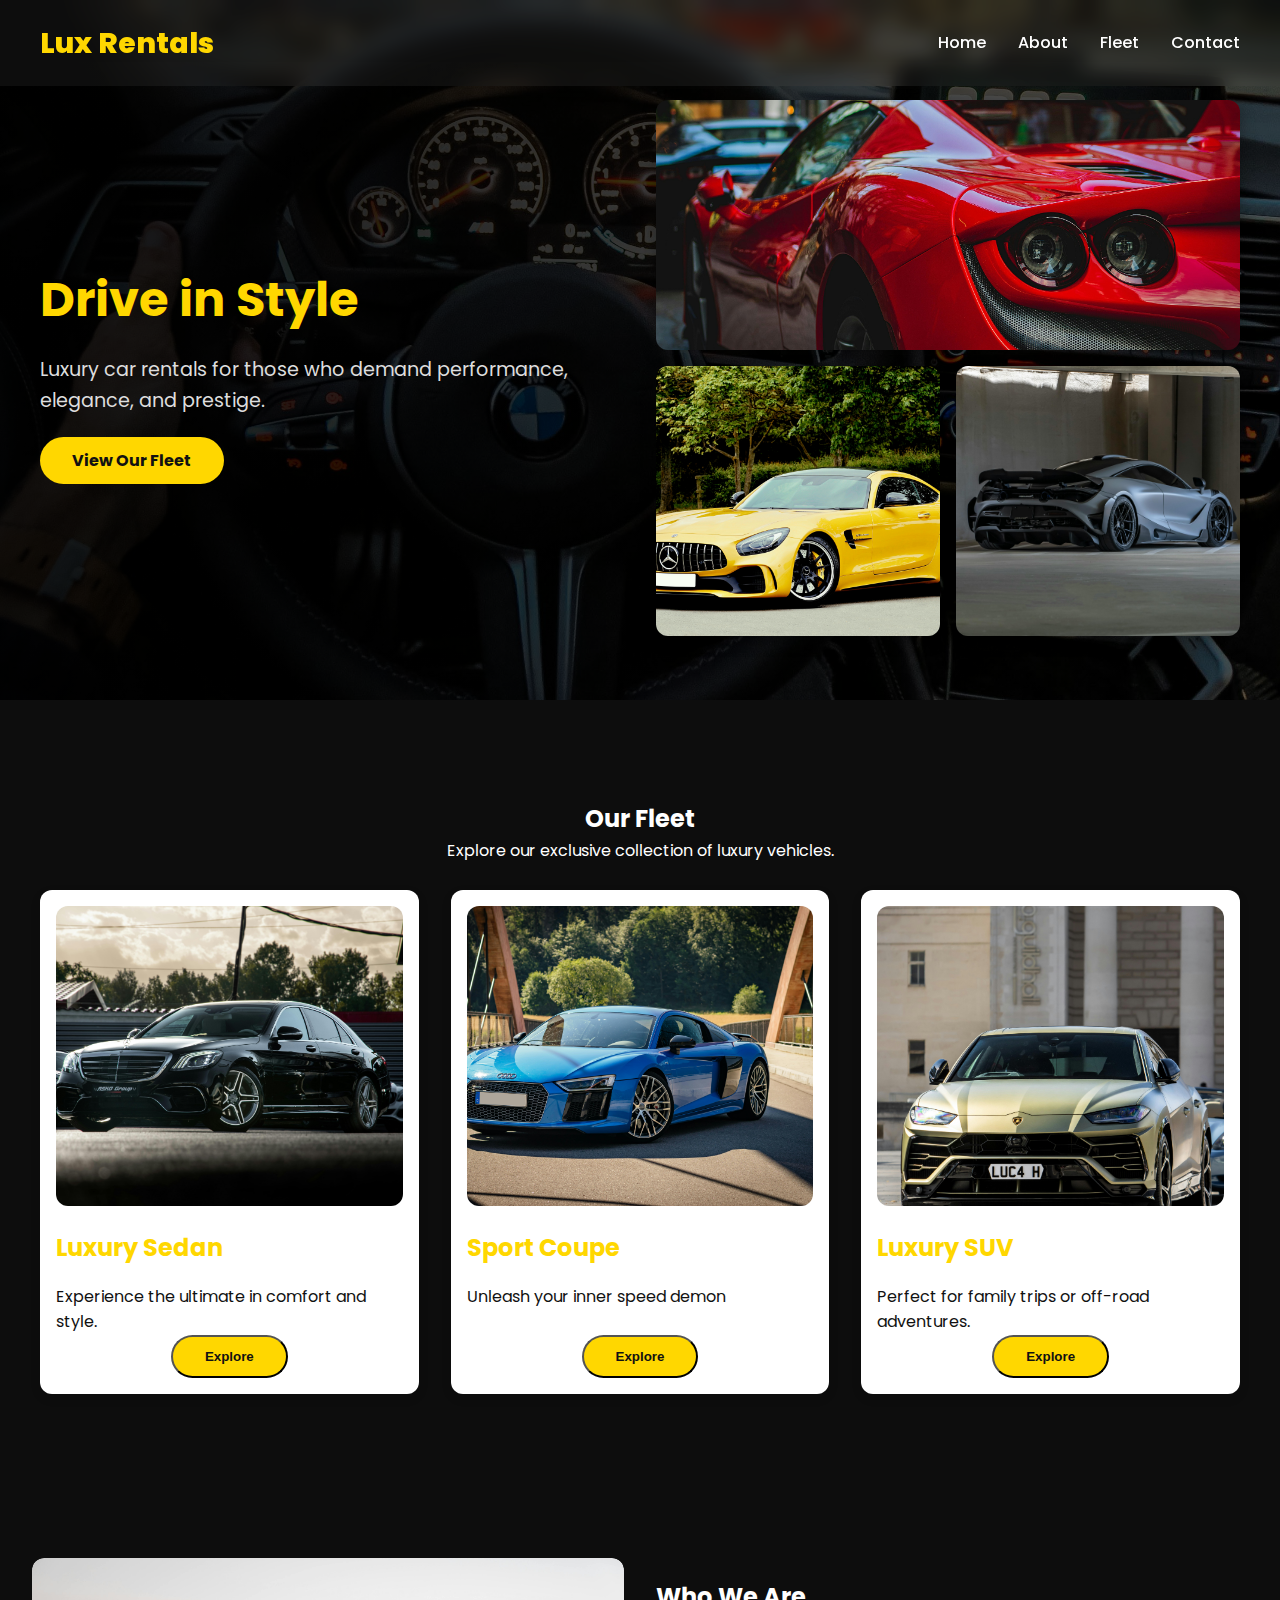
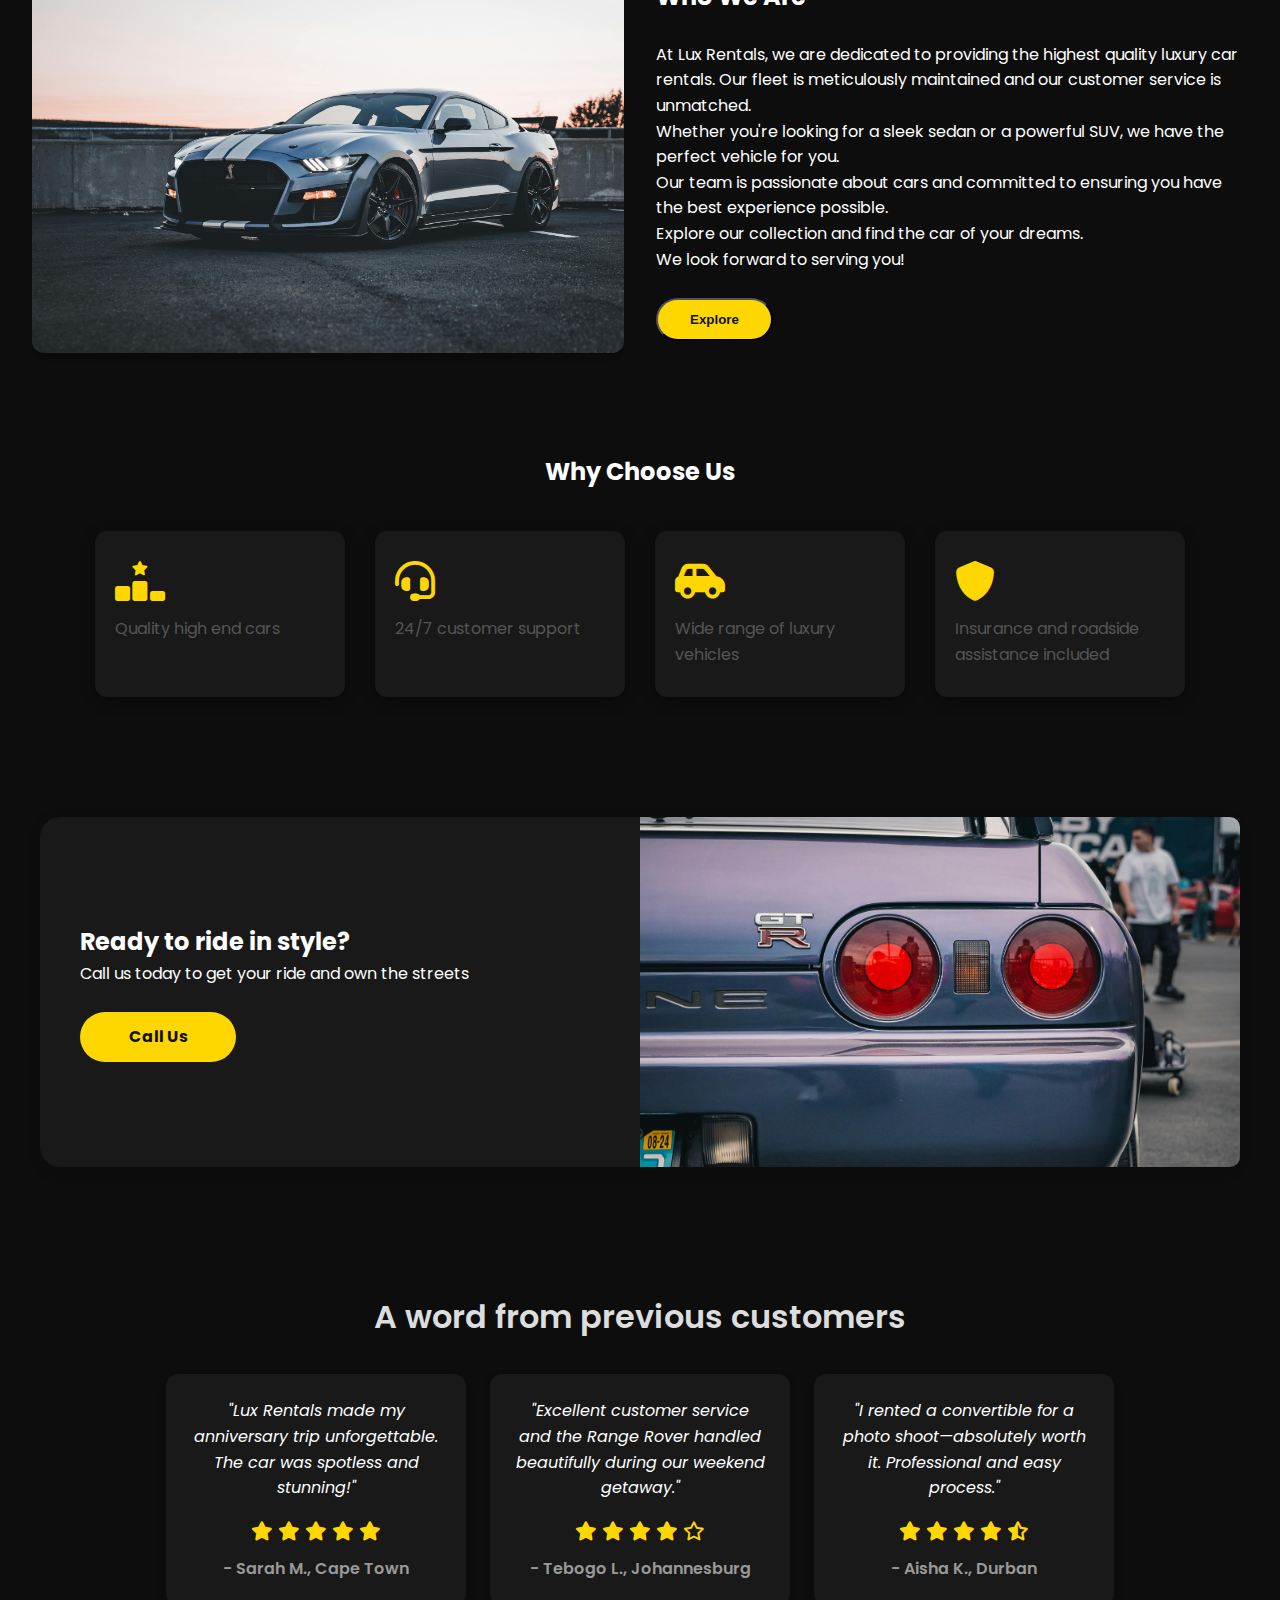
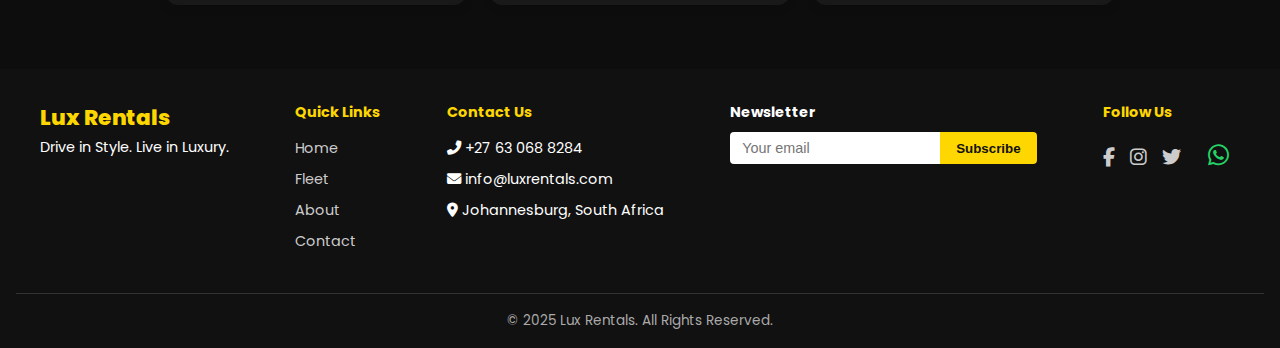
<file: index.html>
<!DOCTYPE html>
<html lang="en">
<head>
  <meta charset="UTF-8" />
  <meta name="viewport" content="width=device-width, initial-scale=1.0"/>
  <title>Lux Rentals</title>
  <link rel="stylesheet" href="style.css">
  <link href="https://fonts.googleapis.com/css2?family=Poppins:wght@300;600;800&display=swap" rel="stylesheet">
  <link rel="stylesheet" href="https://cdnjs.cloudflare.com/ajax/libs/font-awesome/6.5.0/css/all.min.css">
</head>

<body>
    <div class="hamburger" onclick="toggleMenu()">
    <div></div>
    <div></div>
    <div></div>
  </div>

  <!-- Side Menu -->
  <div class="side-menu" id="side-menu">
    <span class="close-btn" id="close-btn">&times;</span>
    <ul>
      <li><a href="#home">Home</a></li>
      <li><a href="#about">About</a></li>
      <li><a href="#fleet">Fleet</a></li>
      <li><a href="#contact">Contact</a></li>
    </ul>
  </div>

  <div class="navbar">
    <h1>Lux Rentals</h1>
    <nav class="nav-links" id="nav-links">
      <ul class="nav-list">
        <li><a href="#home">Home</a></li>
        <li><a href="#about">About</a></li>
        <li><a href="#fleet">Fleet</a></li>
        <li><a href="#contact">Contact</a></li>
      </ul>
    </nav>
  </div>

  <section class="hero" id="home">
    <div class="hero-overlay"></div>
    <div class="hero-content-wrapper">
      <div class="hero-content animate-float delay-1">
        <h1>Drive in Style</h1>
        <p>Luxury car rentals for those who demand performance, elegance, and prestige.</p>
        <a href="#fleet" class="btn">View Our Fleet</a>
      </div>

      <div class="hero-image-grid animate-float delay-1">
        <img src="pexels-julian-largo-622163228-17377918.jpg" alt="Luxury car 1">
        <img src="pexels-mikebirdy-2365572.jpg" alt="Luxury car 2">
        <img src="pexels-m-c-256419727-14834539.jpg" alt="Luxury car 3">
      </div>
    </div>
  </section>

  <section class="fleet" id="fleet">
    <div class="container">
      <h2>Our Fleet</h2>
      <p>Explore our exclusive collection of luxury vehicles.</p><br>
      <div class="car-grid">
        <div class="car-item">
          <img src="pexels-nikola-kolev-2438142-18370955.jpg" alt="Car 1">
          <h3>Luxury Sedan</h3>
          <p>Experience the ultimate in comfort and style.</p>
          <button class="explore-btn" onclick="location.href='luxsedan.html'">Explore</button>
        </div>
        <div class="car-item">
          <img src="pexels-alexander-pollinger-137430820-10566898.jpg" alt="Car 2">
          <h3>Sport Coupe</h3>
          <p>Unleash your inner speed demon</p><br>
           <button class="explore-btn" onclick="location.href='sport.html'">Explore</button>
        </div>
        <div class="car-item">
          <img src="pexels-gmb-visuals-564876670-18238512.jpg" alt="Car 3">
          <h3>Luxury SUV</h3>
          <p>Perfect for family trips or off-road adventures.</p>
           <button class="explore-btn" onclick="location.href='suv.html'">Explore</button>
        </div>
      </div>
    </div>
  </section>

  <section class="about" id="about">
    <div class="about-wrapper">
      <div class="about-img">
        <img src="pexels-introspectivedsgn-18038881.jpg" alt="About Us">
      </div>

      <div class="about-content">
        <h2>Who We Are</h2></br>
        <p>At Lux Rentals, we are dedicated to providing the highest quality luxury car rentals. Our fleet is meticulously maintained and our customer service is unmatched.</p>
        <p>Whether you're looking for a sleek sedan or a powerful SUV, we have the perfect vehicle for you.</p>
        <p>Our team is passionate about cars and committed to ensuring you have the best experience possible.</p>
        <p>Explore our collection and find the car of your dreams.</p>
        <p>We look forward to serving you!</p><br>
         <button class="explore-btn" onclick="location.href='#fleet'">Explore</button>
      </div>
    </div>
  </section>

  <section class="more-info" id="more-info">
    <div class="more-info-container">
      <h2>Why Choose Us</h2></div>
      <div class="qualities-container">
        <div class="qualities">
        <i class="fa-solid fa-ranking-star"></i>
        <p>Quality high end cars</p>
        </div>
    
        <div class="qualities">
          <i class="fa-solid fa-headset"></i>
          <p>24/7 customer support</p>
        </div>    
      
        <div class="qualities">
          <i class="fa-solid fa-car-side"></i>
          <p>Wide range of luxury vehicles</p>
        </div>  
    
        <div class="qualities">
          <i class="fa-solid fa-shield"></i>
          <p>Insurance and roadside assistance included</p>
        </div>
      </div> 
    </div>
  </section>

  <section class="contact" id="contact">
    <div class="contact-container">
      <div class="contact-content">
        <h2>Ready to ride in style?</h2>
        <p>Call us today to get your ride and own the streets</p><br>
        <a href="tel:+27630688284" class="cta-btn">Call Us</a>
      </div>

      <div class="contact-img">
        <img src="pexels-bradikan-31043181.jpg" alt="contact img">
      </div>
    </div>
  </section>

  <section class="testimonials" id="testimonials">
    <div class="testimonials-container">
      <h2>A word from previous customers</h2>
      <div class="testimonial-grid">
        <div class="testimonial-card">
          <p>"Lux Rentals made my anniversary trip unforgettable. The car was spotless and stunning!"</p>
          <div class="stars">
            <i class="fas fa-star"></i>
            <i class="fas fa-star"></i>
            <i class="fas fa-star"></i>
            <i class="fas fa-star"></i>
            <i class="fas fa-star"></i>
          </div>
          <h4>- Sarah M., Cape Town</h4>
        </div>

        <div class="testimonial-card">
          <p>"Excellent customer service and the Range Rover handled beautifully during our weekend getaway."</p>
          <div class="stars">
            <i class="fas fa-star"></i>
            <i class="fas fa-star"></i>
            <i class="fas fa-star"></i>
            <i class="fas fa-star"></i>
            <i class="far fa-star"></i>
          </div>
          <h4>- Tebogo L., Johannesburg</h4>
        </div>

        <div class="testimonial-card">
          <p>"I rented a convertible for a photo shoot—absolutely worth it. Professional and easy process."</p>
          <div class="stars">
            <i class="fas fa-star"></i>
            <i class="fas fa-star"></i>
            <i class="fas fa-star"></i>
            <i class="fas fa-star"></i>
            <i class="fas fa-star-half-alt"></i>
          </div>
          <h4>- Aisha K., Durban</h4>
        </div>
      </div>
    </div>
  </section>

  <footer class="footer">
  <div class="footer-container">
    <div class="footer-logo">
      <h2>Lux Rentals</h2>
      <p>Drive in Style. Live in Luxury.</p>
    </div>

    <div class="footer-links">
      <h4>Quick Links</h4>
      <ul>
        <li><a href="#home">Home</a></li>
        <li><a href="#fleet">Fleet</a></li>
        <li><a href="#about">About</a></li>
        <li><a href="#contact">Contact</a></li>
      </ul>
    </div>

    <div class="footer-contact">
      <h4>Contact Us</h4>
      <p><i class="fas fa-phone-alt"></i> +27 63 068 8284</p>
      <p><i class="fas fa-envelope"></i> info@luxrentals.com</p>
      <p><i class="fas fa-map-marker-alt"></i> Johannesburg, South Africa</p>
    </div>

    <div class="footer-newsletter">
      <h4>Newsletter</h4>
      <form id="newsletter-form">
        <input type="email" placeholder="Your email" required />
        <button type="submit">Subscribe</button>
      </form>
    </div>

    <div class="footer-social">
      <h4>Follow Us</h4>
      <div class="social-icons">
        <a href="#"><i class="fab fa-facebook-f"></i></a>
        <a href="#"><i class="fab fa-instagram"></i></a>
        <a href="#"><i class="fab fa-twitter"></i></a>
        <a href="https://wa.me/27630688284" target="_blank" title="Chat on WhatsApp">
          <i class="fab fa-whatsapp"></i>
        </a>
      </div>
    </div>
  </div>
  <div class="footer-bottom">
    <p>&copy; 2025 Lux Rentals. All Rights Reserved.</p>
  </div>
</footer>
<script src="script.js"></script>
</body>
</html>
</file>
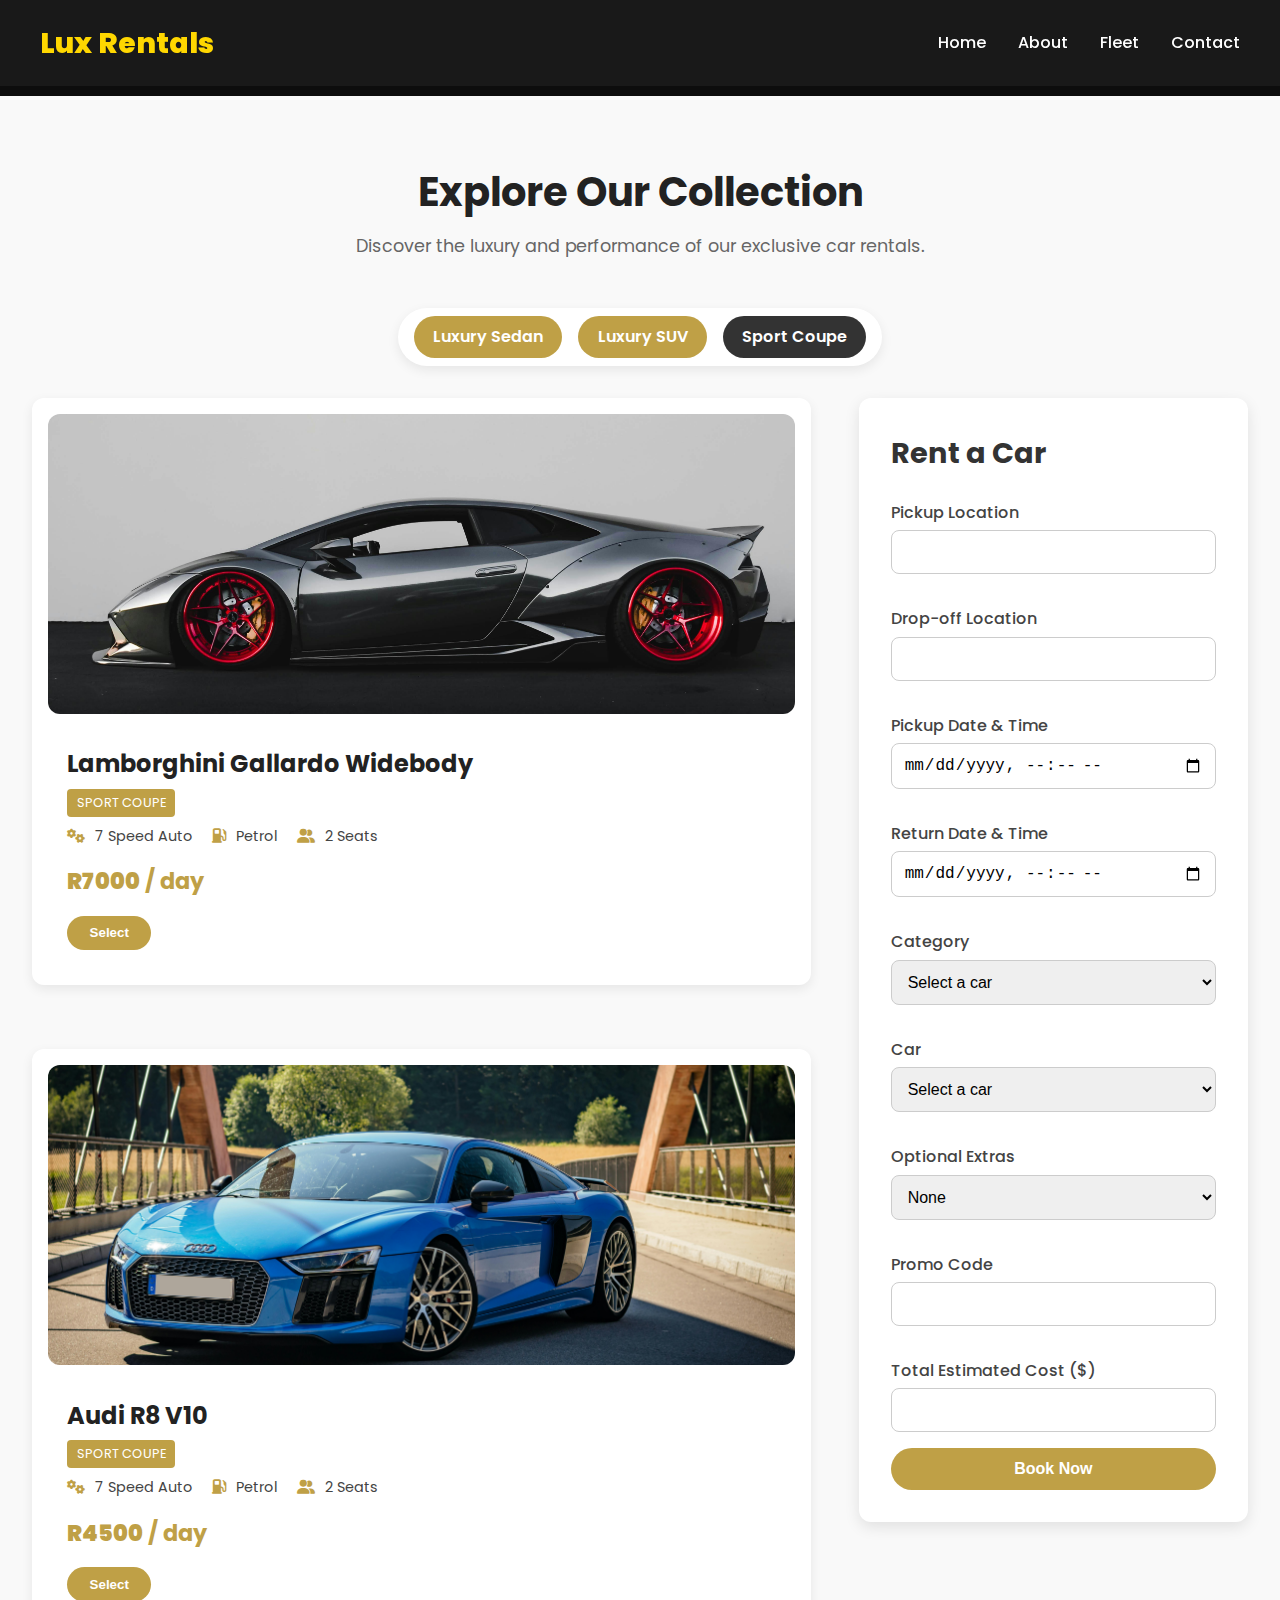
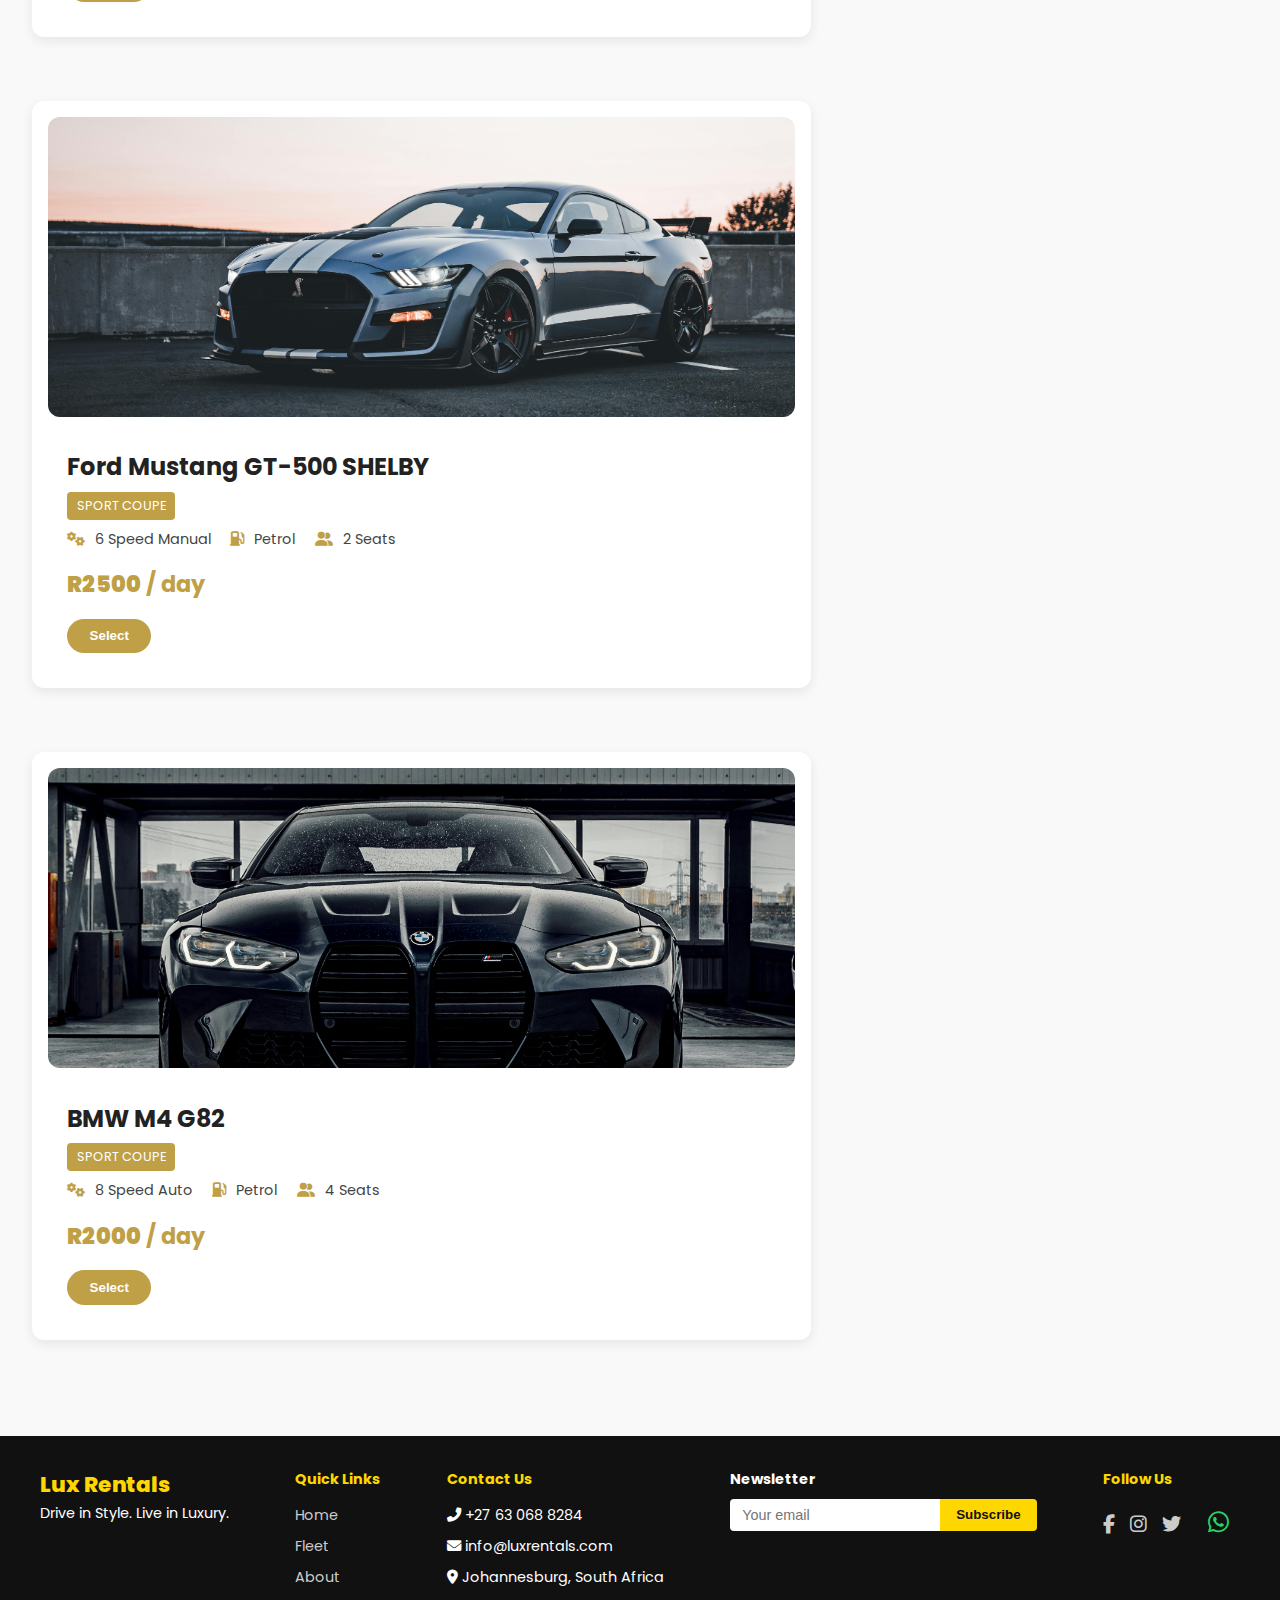
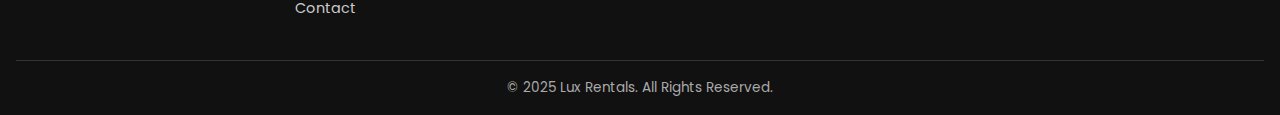
<file: sport.html>
<!DOCTYPE html>
<html lang="en">
<head>
  <meta charset="UTF-8" />
  <meta name="viewport" content="width=device-width, initial-scale=1.0"/>
  <title>Lux Rentals</title>
  <link rel="stylesheet" href="style.css">
  <link href="https://fonts.googleapis.com/css2?family=Poppins:wght@300;600;800&display=swap" rel="stylesheet">
  <link rel="stylesheet" href="https://cdnjs.cloudflare.com/ajax/libs/font-awesome/6.5.0/css/all.min.css">
</head>

<body>

  <div class="navbar">
    <h1>Lux Rentals</h1>
    <nav class="nav-links" id="nav-links">
      <ul class="nav-list">
        <li><a href="index.html">Home</a></li>
        <li><a href="index.html #about">About</a></li>
        <li><a href="#fleet">Fleet</a></li>
        <li><a href="#contact">Contact</a></li>
      </ul>
    </nav>
  </div>

  <section class="collection">
    <h2>Explore Our Collection</h2>
    <p>Discover the luxury and performance of our exclusive car rentals.</p>

     <div class="category-filter">
      <nav class="category-nav">
        <ul>
          <li><a href="luxsedan.html">Luxury Sedan</a></li>
          <li><a href="suv.html">Luxury SUV</a></li>
          <li><a href="sport.html" class="active">Sport Coupe</a></li>
        </ul>
      </nav>
    </div>

    <div class="collection-container">
        <div class="left-side">
            <div class="car-item">
            <a href="#fleet">
              <img src="pexels-lynxexotics-3802510.jpg" alt="lambo">
              <div class="car-details">
                <h3>Lamborghini Gallardo Widebody</h3>
                <span class="car-category">Sport Coupe</span>
                
                <div class="car-specs">
                  <span><i class="fas fa-cogs"></i> 7 Speed Auto</span>
                  <span><i class="fas fa-gas-pump"></i> Petrol</span>
                  <span><i class="fas fa-user-friends"></i> 2 Seats</span>
                </div>
                <div class="car-price">
                  <strong>R7000</strong> / day
                </div>
                <button class="select-car-btn" data-car="lambo">Select</button>
              </div>
            </a>
          </div>

          <div class="car-item">
            <a href="#fleet">
                <img src="pexels-alexander-pollinger-137430820-10566898.jpg" alt="v10">
                <div class="car-details">
                  <h3>Audi R8 V10</h3>
                  <span class="car-category">Sport Coupe</span>
              
                  <div class="car-specs">
                    <span><i class="fas fa-cogs"></i> 7 Speed Auto</span>
                    <span><i class="fas fa-gas-pump"></i> Petrol</span>
                    <span><i class="fas fa-user-friends"></i> 2 Seats</span>
                  </div>
                  <div class="car-price">
                    <strong>R4500</strong> / day
                  </div>
                  <button class="select-car-btn" data-car="v10">Select</button>
                </div>
              </a>
          </div>

          <div class="car-item">
            <a href="#fleet">
            <img src="pexels-introspectivedsgn-18038881.jpg" alt="gt-500">
              <div class="car-details">
                <h3>Ford Mustang GT-500 SHELBY</h3>
                <span class="car-category">Sport Coupe</span>
                
                <div class="car-specs">
                  <span><i class="fas fa-cogs"></i> 6 Speed Manual</span>
                  <span><i class="fas fa-gas-pump"></i> Petrol</span>
                  <span><i class="fas fa-user-friends"></i> 2 Seats</span>
                </div>
                <div class="car-price">
                  <strong>R2500</strong> / day
                </div>
                  <button class="select-car-btn" data-car="gt-500">Select</button>
                </div>
              </a>
            </div>

            <div class="car-item">
              <a href="#fleet">
              <img src="pexels-saimon-8253060.jpg" alt="bmw-m4">
                <div class="car-details">
                  <h3>BMW M4 G82</h3>
                  <span class="car-category">Sport Coupe</span>
                  
                  <div class="car-specs">
                    <span><i class="fas fa-cogs"></i> 8 Speed Auto</span>
                    <span><i class="fas fa-gas-pump"></i> Petrol</span>
                    <span><i class="fas fa-user-friends"></i> 4 Seats</span>
                  </div>
                  <div class="car-price">
                    <strong>R2000</strong> / day
                  </div>
                    <button class="select-car-btn" data-car="bmw-m4">Select</button>
                  </div>
              </a>
            </div>
          </div>

        <div class="right-side">
            <div class="booking-form">
              <h3>Rent a Car</h3>

              <label for="pickup-location">Pickup Location</label>
              <input type="text" id="pickup-location" name="pickup_location" required>

              <label for="dropoff-location">Drop-off Location</label>
              <input type="text" id="dropoff-location" name="dropoff_location" required>

              <label for="pickup-datetime">Pickup Date & Time</label>
              <input type="datetime-local" id="pickup-datetime" name="pickup_datetime" required>

              <label for="return-datetime">Return Date & Time</label>
              <input type="datetime-local" id="return-datetime" name="return_datetime" required>

              <label for="car-type">Category</label>
              <select id="car-type" name="car_type" required>
                <option value="">Select a car</option>
                <option value="economy">Luxury Sedan</option>
                <option value="suv">SUV</option>
                <option value="luxury">Sports Coupe</option>
              </select>

              <label for="car-chosen">Car</label>
              <select id="car-chosen" name="car_chosen" required>
                <option value="">Select a car</option>
                <option value="bmw-m5">BMW M5</option>
                <option value="audi-s3">AUDI S3</option>
                <option value="jaguar-xf">Jaguar XF</option>
                <option value="mercedes-maybach">Mercedes Maybach</option>
              </select>
              
              <label for="extras">Optional Extras</label>
              <select id="extras" name="extras">
                <option value="">None</option>
                <option value="gps">GPS Navigation</option>
                <option value="child-seat">Child Seat</option>
                <option value="insurance">Full Insurance</option>
              </select>

              <label for="promo-code">Promo Code</label>
              <input type="text" id="promo-code" name="promo_code">

              <label for="total-cost">Total Estimated Cost ($)</label>
              <input type="text" id="total-cost" name="total_cost" readonly value="">

              <button class="btn" type="submit">Book Now</button>
            </div>
        </div>
  </section>

  <footer class="footer">
  <div class="footer-container">
    <div class="footer-logo">
      <h2>Lux Rentals</h2>
      <p>Drive in Style. Live in Luxury.</p>
    </div>

    <div class="footer-links">
      <h4>Quick Links</h4>
      <ul>
        <li><a href="#home">Home</a></li>
        <li><a href="#fleet">Fleet</a></li>
        <li><a href="#about">About</a></li>
        <li><a href="#contact">Contact</a></li>
      </ul>
    </div>

    <div class="footer-contact">
      <h4>Contact Us</h4>
      <p><i class="fas fa-phone-alt"></i> +27 63 068 8284</p>
      <p><i class="fas fa-envelope"></i> info@luxrentals.com</p>
      <p><i class="fas fa-map-marker-alt"></i> Johannesburg, South Africa</p>
    </div>

    <div class="footer-newsletter">
      <h4>Newsletter</h4>
      <form id="newsletter-form">
        <input type="email" placeholder="Your email" required />
        <button type="submit">Subscribe</button>
      </form>
    </div>

    <div class="footer-social">
      <h4>Follow Us</h4>
      <div class="social-icons">
        <a href="#"><i class="fab fa-facebook-f"></i></a>
        <a href="#"><i class="fab fa-instagram"></i></a>
        <a href="#"><i class="fab fa-twitter"></i></a>
        <!-- WhatsApp Link -->
        <a href="https://wa.me/27630688284" target="_blank" title="Chat on WhatsApp">
          <i class="fab fa-whatsapp"></i>
        </a>
      </div>
    </div>
  </div>
  <div class="footer-bottom">
    <p>&copy; 2025 Lux Rentals. All Rights Reserved.</p>
  </div>
</footer>
</body>
</html>
</file>
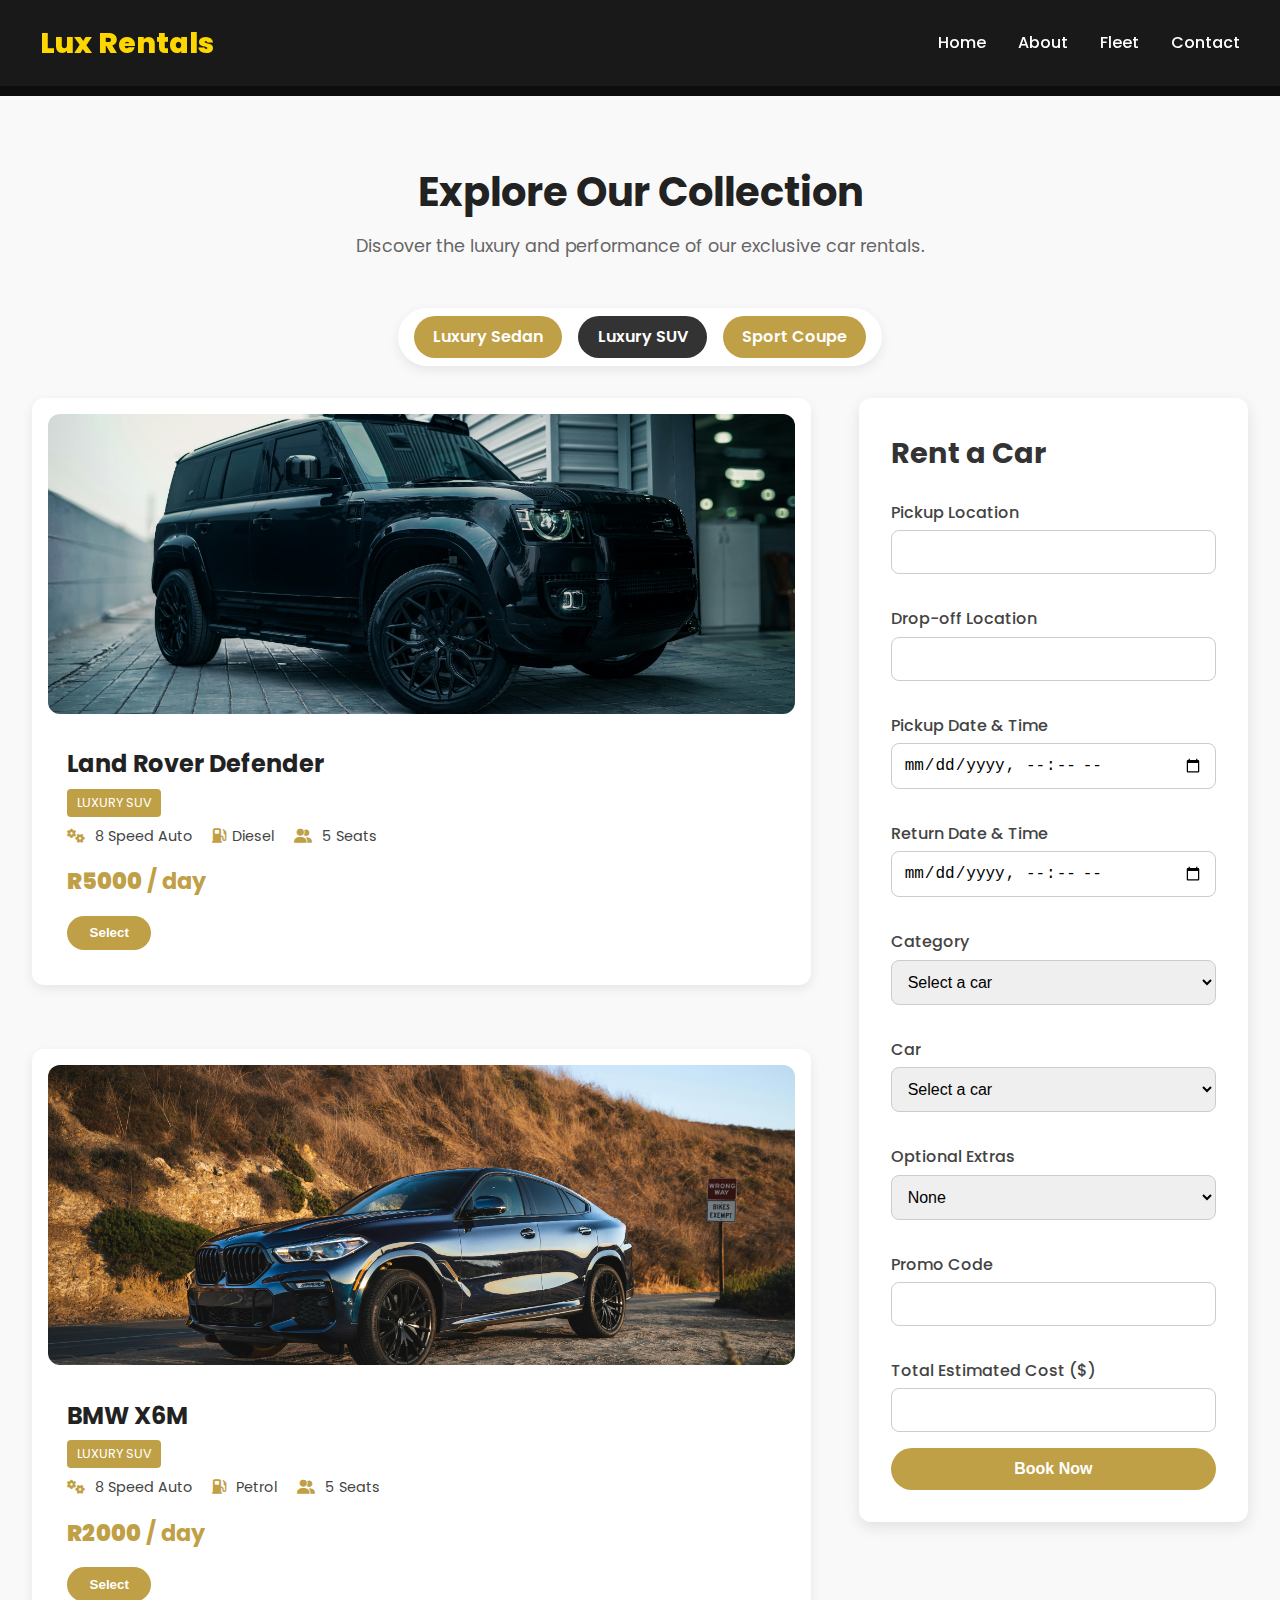
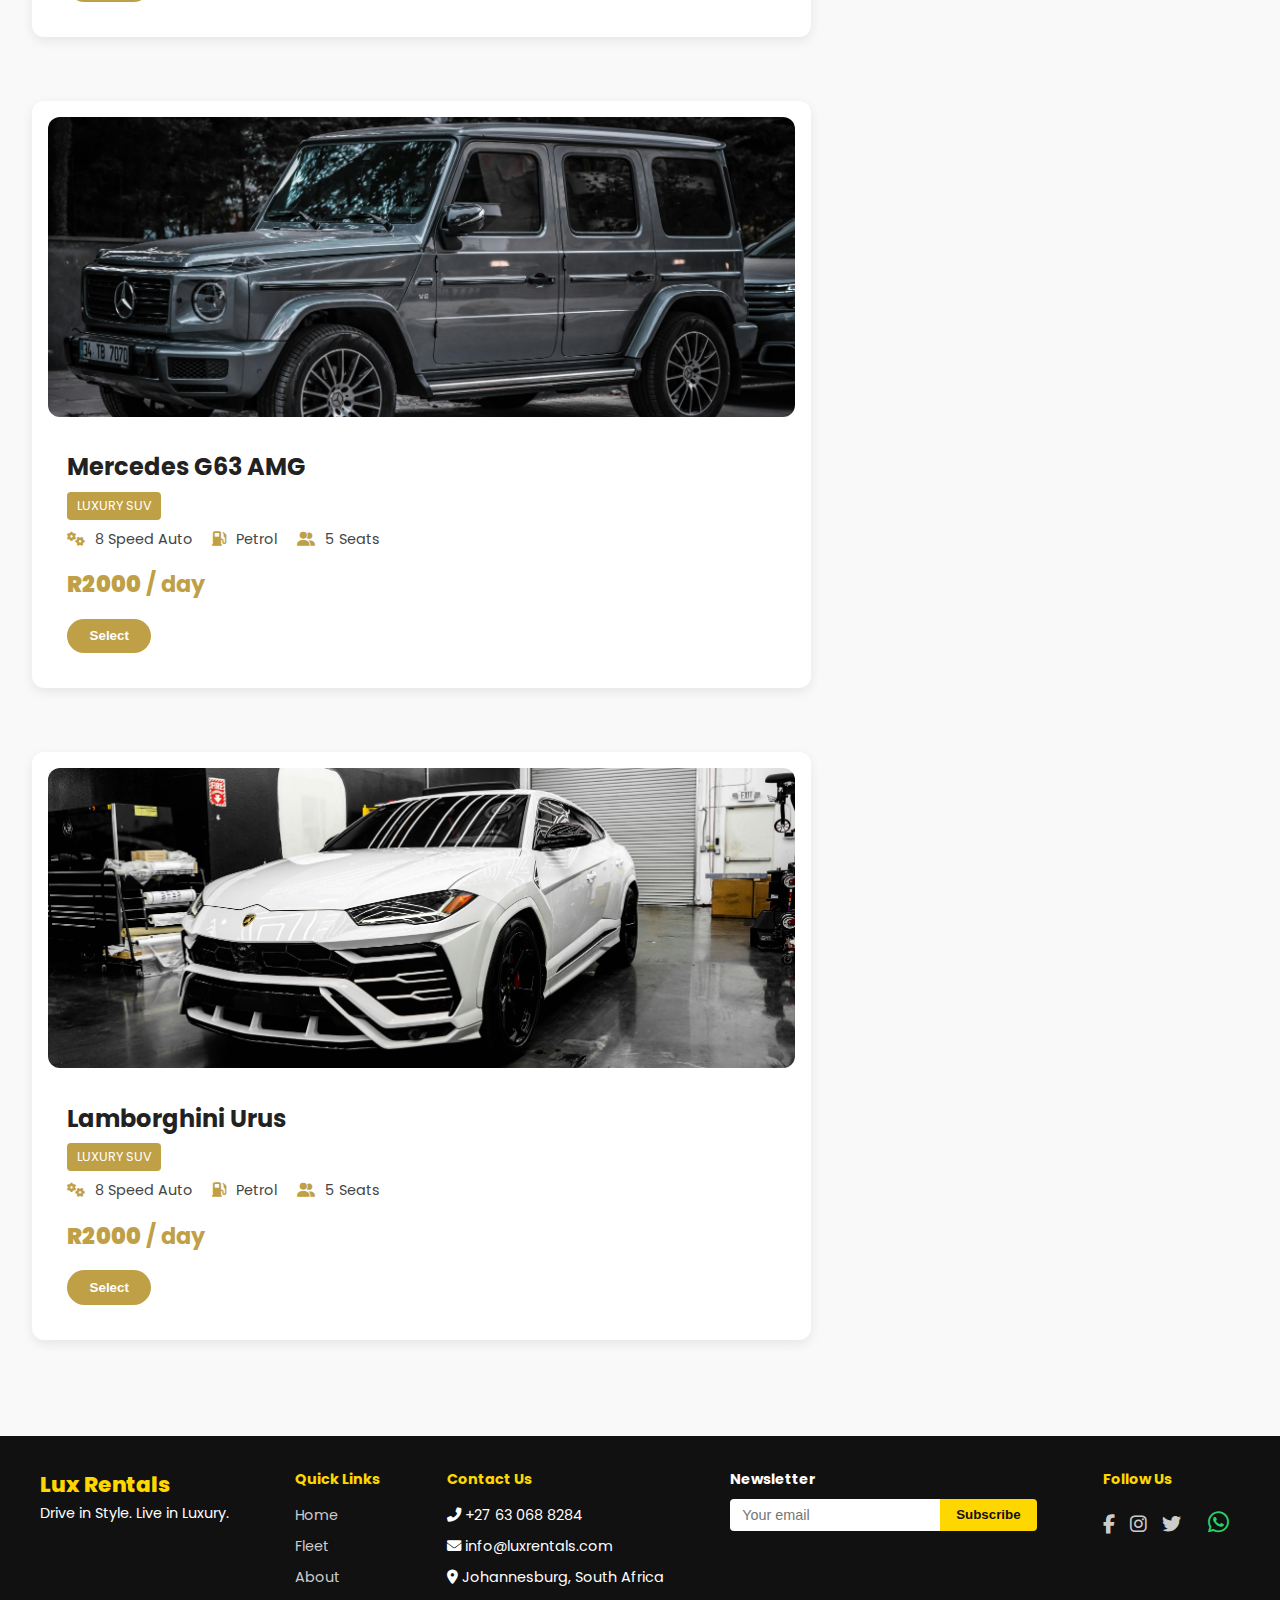
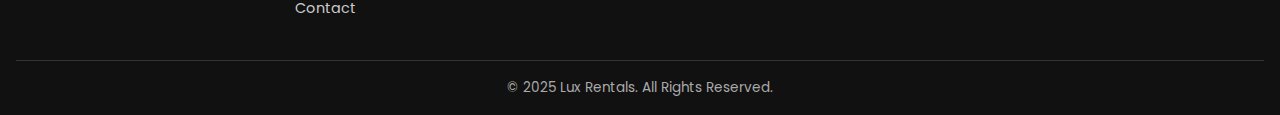
<file: suv.html>
<!DOCTYPE html>
<html lang="en">
<head>
  <meta charset="UTF-8" />
  <meta name="viewport" content="width=device-width, initial-scale=1.0"/>
  <title>Lux Rentals</title>
  <link rel="stylesheet" href="style.css">
  <link href="https://fonts.googleapis.com/css2?family=Poppins:wght@300;600;800&display=swap" rel="stylesheet">
  <link rel="stylesheet" href="https://cdnjs.cloudflare.com/ajax/libs/font-awesome/6.5.0/css/all.min.css">
</head>

<body>

  <div class="navbar">
    <h1>Lux Rentals</h1>
    <nav class="nav-links" id="nav-links">
      <ul class="nav-list">
        <li><a href="index.html">Home</a></li>
        <li><a href="index.html #about">About</a></li>
        <li><a href="#fleet">Fleet</a></li>
        <li><a href="#contact">Contact</a></li>
      </ul>
    </nav>
  </div>

  <section class="collection">
    <h2>Explore Our Collection</h2>
    <p>Discover the luxury and performance of our exclusive car rentals.</p>

      <div class="category-filter">
      <nav class="category-nav">
        <ul>
          <li><a href="luxsedan.html">Luxury Sedan</a></li>
          <li><a href="suv.html" class="active">Luxury SUV</a></li>
          <li><a href="sport.html">Sport Coupe</a></li>
        </ul>
      </nav>
    </div>

    <div class="collection-container">
        <div class="left-side">
            <div class="car-item">
              <a href="#fleet">
              <img src="pexels-trav-photography-2148116650-30447027.jpg" alt="defeder">
                <div class="car-details">
                  <h3>Land Rover Defender</h3>
                  <span class="car-category">Luxury SUV</span>
                  
                  <div class="car-specs">
                    <span><i class="fas fa-cogs"></i> 8 Speed Auto</span>
                    <span><i class="fas fa-gas-pump"></i>Diesel</span>
                    <span><i class="fas fa-user-friends"></i> 5 Seats</span>
                  </div>
                  <div class="car-price">
                    <strong>R5000</strong> / day
                  </div>
                    <button class="select-car-btn" data-car="defeder">Select</button>
                  </div>
              </a>
            </div>

            <div class="car-item">
              <a href="#fleet">
              <img src="pexels-autorecords-10054991.jpg" alt="x6m">
                <div class="car-details">
                  <h3>BMW X6M</h3>
                  <span class="car-category">Luxury SUV</span>
                  
                  <div class="car-specs">
                    <span><i class="fas fa-cogs"></i> 8 Speed Auto</span>
                    <span><i class="fas fa-gas-pump"></i> Petrol</span>
                    <span><i class="fas fa-user-friends"></i> 5 Seats</span>
                  </div>
                  <div class="car-price">
                    <strong>R2000</strong> / day
                  </div>
                    <button class="select-car-btn" data-car="x6m">Select</button>
                  </div>
              </a>
            </div>

            <div class="car-item">
              <a href="#fleet">
              <img src="pexels-we-packo-1243579214-23230765.jpg" alt="merc-g-wagon">
                <div class="car-details">
                  <h3>Mercedes G63 AMG</h3>
                  <span class="car-category">Luxury SUV</span>
                  
                  <div class="car-specs">
                    <span><i class="fas fa-cogs"></i> 8 Speed Auto</span>
                    <span><i class="fas fa-gas-pump"></i> Petrol</span>
                    <span><i class="fas fa-user-friends"></i> 5 Seats</span>
                  </div>
                  <div class="car-price">
                    <strong>R2000</strong> / day
                  </div>
                    <button class="select-car-btn" data-car="merc-g-wagon">Select</button>
                  </div>
              </a>
            </div>

            <div class="car-item">
              <a href="#fleet">
              <img src="pexels-lynxexotics-15489298.jpg" alt="urus">
                <div class="car-details">
                  <h3>Lamborghini Urus</h3>
                  <span class="car-category">Luxury SUV</span>
                  
                  <div class="car-specs">
                    <span><i class="fas fa-cogs"></i> 8 Speed Auto</span>
                    <span><i class="fas fa-gas-pump"></i> Petrol</span>
                    <span><i class="fas fa-user-friends"></i> 5 Seats</span>
                  </div>
                  <div class="car-price">
                    <strong>R2000</strong> / day
                  </div>
                    <button class="select-car-btn" data-car="urus">Select</button>
                  </div>
              </a>
            </div>
        </div>

        <div class="right-side">
            <div class="booking-form">
              <h3>Rent a Car</h3>

              <label for="pickup-location">Pickup Location</label>
              <input type="text" id="pickup-location" name="pickup_location" required>

              <label for="dropoff-location">Drop-off Location</label>
              <input type="text" id="dropoff-location" name="dropoff_location" required>

              <label for="pickup-datetime">Pickup Date & Time</label>
              <input type="datetime-local" id="pickup-datetime" name="pickup_datetime" required>

              <label for="return-datetime">Return Date & Time</label>
              <input type="datetime-local" id="return-datetime" name="return_datetime" required>

              <label for="car-type">Category</label>
              <select id="car-type" name="car_type" required>
                <option value="">Select a car</option>
                <option value="economy">Luxury Sedan</option>
                <option value="suv">SUV</option>
                <option value="luxury">Sports Coupe</option>
              </select>

              <label for="car-chosen">Car</label>
              <select id="car-chosen" name="car_chosen" required>
                <option value="">Select a car</option>
                <option value="bmw-m5">BMW M5</option>
                <option value="audi-s3">AUDI S3</option>
                <option value="jaguar-xf">Jaguar XF</option>
                <option value="mercedes-maybach">Mercedes Maybach</option>
              </select>
              
              <label for="extras">Optional Extras</label>
              <select id="extras" name="extras">
                <option value="">None</option>
                <option value="gps">GPS Navigation</option>
                <option value="child-seat">Child Seat</option>
                <option value="insurance">Full Insurance</option>
              </select>

              <label for="promo-code">Promo Code</label>
              <input type="text" id="promo-code" name="promo_code">

              <label for="total-cost">Total Estimated Cost ($)</label>
              <input type="text" id="total-cost" name="total_cost" readonly value="">

              <button class="btn" type="submit">Book Now</button>
            </div>
        </div>
    </div>
  </section>

  <footer class="footer">
  <div class="footer-container">
    <div class="footer-logo">
      <h2>Lux Rentals</h2>
      <p>Drive in Style. Live in Luxury.</p>
    </div>

    <div class="footer-links">
      <h4>Quick Links</h4>
      <ul>
        <li><a href="#home">Home</a></li>
        <li><a href="#fleet">Fleet</a></li>
        <li><a href="#about">About</a></li>
        <li><a href="#contact">Contact</a></li>
      </ul>
    </div>

    <div class="footer-contact">
      <h4>Contact Us</h4>
      <p><i class="fas fa-phone-alt"></i> +27 63 068 8284</p>
      <p><i class="fas fa-envelope"></i> info@luxrentals.com</p>
      <p><i class="fas fa-map-marker-alt"></i> Johannesburg, South Africa</p>
    </div>

    <div class="footer-newsletter">
      <h4>Newsletter</h4>
      <form id="newsletter-form">
        <input type="email" placeholder="Your email" required />
        <button type="submit">Subscribe</button>
      </form>
    </div>

    <div class="footer-social">
      <h4>Follow Us</h4>
      <div class="social-icons">
        <a href="#"><i class="fab fa-facebook-f"></i></a>
        <a href="#"><i class="fab fa-instagram"></i></a>
        <a href="#"><i class="fab fa-twitter"></i></a>
        <!-- WhatsApp Link -->
        <a href="https://wa.me/27630688284" target="_blank" title="Chat on WhatsApp">
          <i class="fab fa-whatsapp"></i>
        </a>
      </div>
    </div>
  </div>
  <div class="footer-bottom">
    <p>&copy; 2025 Lux Rentals. All Rights Reserved.</p>
  </div>
</footer>
</body>
</html>
</file>
<file: style.css>
:root {
      --gold: #FFD700;
      --dark: #0d0d0d;
      --light: #ffffff;
      --glass: rgba(255, 255, 255, 0.05);
    }

    * {
      margin: 0;
      padding: 0;
      box-sizing: border-box;
    }

    html {
      scroll-behavior: smooth;
    }

    body {
      margin: 0;
      padding: 0;
      height: 100%;
      overflow-x: hidden;
      scroll-behavior: smooth;
      font-family: 'Poppins', sans-serif;
      background-color: var(--dark);
      color: var(--light);
      line-height: 1.6;
    }

    a {
      text-decoration: none;
      color: inherit;
    }

    .hamburger div {
      height: 3px;
      background-color: white;
      border-radius: 5px;
      margin: 6px 0;
    }

    .hamburger {
      display: none;
      padding-top: 10px;
      background: none;
      font-size: 1.5rem;
      border: none;
      color: white;
      cursor: pointer;
      width: 30px;
      cursor: pointer;
      margin: 1rem;
      z-index: 1100;
      position: fixed;
    }

    .side-menu {
      display: none;
      position: fixed;
      top: 0;
      left: -250px;
      width: 250px;
      height: 100%;
      background-color: rgba(0, 0, 0, 0.85);
      padding: 2rem 1rem;
      transition: left 0.3s ease;
      z-index: 1000;
    }

    .side-menu.show {
      left: 0;
    }

    .side-menu ul {
      list-style: none;
      padding: 0;
    }

    .side-menu li {
      margin: 1.5rem 0;
    }

    .side-menu a {
      color: white;
      text-decoration: none;
      font-size: 1.2rem;
    }

    .close-btn {
      font-size: 2rem;
      color: white;
      cursor: pointer;
      position: absolute;
      top: 1rem;
      right: 1rem;
    }

    .overlay.active {
      opacity: 1;
      visibility: visible;
    }

    .navbar {
      display: flex;
      justify-content: space-between;
      align-items: center;
      position: fixed;
      top: 0;
      width: 100%;
      padding: 20px 40px;
      background: var(--glass);
      backdrop-filter: blur(10px);
      z-index: 900;
    }

    .nav-links {
      display: flex;
      align-items: center;
    }

    .navbar h1 {
      font-size: 1.8rem;
      font-weight: 800;
      color: var(--gold);
    }

    .nav-list {
      list-style: none;
      display: flex;
      gap: 2rem;
      flex: 1;
    }

    .nav-list a {
      font-weight: 500;
      transition: color 0.3s;
    }

    .nav-list a:hover {
      color: var(--gold);
    }

    @media (max-width: 768px) {
      .navbar h1 {
        display: flex;
        text-align: center;
        justify-content: space-between;
      }

      .nav-links {
        display: none;
        flex-direction: column;
        background-color: white;
        position: absolute;
        top: 60px;
        right: 0;
        width: 100%;
        text-align: right;
        padding: 1rem;
        box-shadow: 0 4px 6px rgba(0,0,0,0.1);
      }

      .nav-links.open {
        display: flex;
      }

      .nav-list {
        flex-direction: column;
        align-items: center;
        gap: 1rem;
      }

      .search-form {
        width: 90%;
        margin-top: 1rem;
        justify-content: center;
      }

      .hamburger {
        display: block;
      }
    }

    .hero {
        position: relative;
        background: url('pexels-rpnickson-2526128.jpg') no-repeat center center/cover;
        padding: 100px 2rem 3rem;
        height: 700px;
        color: white;
        background-color: var(--light)
    }

    .hero-overlay {
        position: absolute;
        top: 0; left: 0;
        width: 100%; height: 100%;
        background: rgba(0, 0, 0, 0.1);
        z-index: 1;
    }

    .hero-content-wrapper {
        position: relative;
        z-index: 2;
        display: flex;
        flex-wrap: wrap;
        gap: 2rem;
        align-items: center;
        justify-content: space-between;
        max-width: 1200px;
        margin: auto;
        }

    .hero::after {
      content: '';
      position: absolute;
      top: 0;
      left: 0;
      height: 100%;
      width: 100%;
      background: linear-gradient(to right, rgba(0, 0, 0, 0.9), rgba(0, 0, 0, 0.6));
      z-index: 1;
    }

    .hero-content {
        flex: 1;
        min-width: 280px;
    }

    .hero-content h1 {
       font-size: 3rem;
        color: var(--gold);
        margin-bottom: 1rem;
    }

    .hero-content p {
      font-size: 1.2rem;
        color: #ddd;
        margin-bottom: 2rem;
    }

    .hero-image-grid {
        flex: 1;
        display: grid;
        grid-template-areas:
            "img1 img1"
            "img2 img3";
        gap: 1rem;
        min-width: 280px;
    }

    .hero-image-grid img {
        width: 100%;
        object-fit: cover;
        border-radius: 12px;
        box-shadow: 0 5px 15px rgba(0,0,0,0.3);
        transition: transform 0.3s ease;
    }

    .hero-image-grid img:nth-child(1) { grid-area: img1; height: 250px; }
    .hero-image-grid img:nth-child(2) { grid-area: img2; height: 270px; }
    .hero-image-grid img:nth-child(3) { grid-area: img3; height: 270px; }

    @media (max-width: 768px) {
    .hero-content-wrapper {
        flex-direction: column;
        text-align: center;
        gap: 2rem;
    }

    .hero-content h1 {
      padding-top: 4rem;
    }

    .hero-image-grid {
        flex: 1;
        display: grid;
        grid-template-columns: repeat(auto-fit, minmax(200px, 1fr));
        gap: 1rem;
        min-width: 280px;
    }

    .hero-image-grid img {
        width: 100%;
        height: 100%;
        object-fit: cover;
        border-radius: 12px;
        box-shadow: 0 5px 15px rgba(0, 0, 0, 0.3);
        transition: transform 0.3s ease;
      }
    }

    .hero-content .btn {
        padding: 0.75rem 2rem;
        background-color: var(--gold);
        color: #111;
        font-weight: bold;
        border-radius: 30px;
        transition: 0.3s ease;
    }

    .hero-content .btn:hover {
        background-color: #e6c200;
        transform: scale(1.05);
    }

    @media (max-width: 768px) {
      .hero-content-wrapper {
        flex-direction: column;
        text-align: center;
        gap: 2rem;
      }

      .hero-image-grid {
        display: grid;
        grid-template-columns: repeat(auto-fit, minmax(150px, 1fr));
        grid-auto-rows: 180px;
        gap: 1rem;
      }

      .hero-image-grid img {
        height: 100%;
      }
    }

    @media (max-width: 1024px) {
      .navbar {
        flex-direction: column;
        gap: 1rem;
        align-items: flex-start;
      }

      .hero-content h1 {
        font-size: 2.5rem;
      }

      .hero-content p {
        font-size: 1rem;
      }
    }

    @keyframes floatUp {
  0% {
    opacity: 0;
    transform: translateY(30px);
  }
  100% {
    opacity: 1;
    transform: translateY(0);
  }
}

  .animate-float {
    opacity: 0;
    animation: floatUp 1s ease-out forwards;
  }

  .animate-float.delay-1 {
    animation-delay: 0.3s;
  }

  .animate-float.delay-2 {
    animation-delay: 0.6s;
  }

  .animate-float.delay-3 {
    animation-delay: 0.9s;
  }

  .fleet {
    padding: 100px 2rem;
    background-color: var(--dark);
  }

  .container {
    max-width: 1200px;
    margin: auto;
    text-align: center;
  }

  @media (max-width: 1024px) {
    .container {
      padding-top: 10rem;
    }
  }

  .car-grid {
    display: grid;
    grid-template-columns: repeat(auto-fill, minmax(300px, 1fr));
    gap: 2rem;
  }

  .car-item {
    background: var(--glass);
    border-radius: 12px;
    max-height: auto;
    overflow: hidden;
    padding: 1rem;
    box-shadow: 0 5px 15px rgba(0,0,0,0.3);
    transition: transform 0.3s ease;
  }

  .car-item img {
    width: 100%;
    height: 300px;
    object-fit: cover;
    border-radius: 12px;
  }

  .car-item h3 {
    margin: 1rem 0;
    font-size: 1.5rem;
    color: var(--gold);
    text-align: left;
  }

  .car-item p {
    color: #111;
    font-size: 1rem;
    text-align: left;
  }

  .explore-btn {
    padding: 0.75rem 2rem;
    background-color: var(--gold);
    color: #111;
    font-weight: bold;
    border-radius: 30px;
    transition: 0.3s ease;
    cursor: pointer;
  }

  @media (max-width: 1024px) {
    .car-grid {
      grid-template-columns: 1fr;
    }
  }

  @media (max-width: 1024px) {
    .car-grid {
      grid-template-columns: 1fr;
    }
  }

  .about-wrapper {
    display: flex;
    align-items: center;
    justify-content: space-between;
    gap: 2rem;
    padding: 2rem;
  } 

  .about-content {
    flex: 1;
  }

  .about-img {
    flex: 1;
    max-width: 100%;
    overflow: hidden;
    border-radius: 12px;
  }

  .about-img img {
    width: 100%;
    height: auto;
    border-radius: 12px;
    box-shadow: 0 5px 15px rgba(0,0,0,0.3);
  }

  @media (max-width: 1024px) {
    .about-wrapper {
      flex-direction: column;
      text-align: center;
    }

    .about-img, .about-content {
      max-width: 100%;
    }
  }

  .more-info {
    padding: 60px 20px;
    background-color: var(--dark);
    color: var(--light);
  }

  .more-info-container {
    max-width: 1200px;
    margin: 0 auto;
    text-align: center;
  }

  .more-info-container h2 {
    margin-bottom: 40px;
  }

  .qualities-container {
    display: flex;
    flex-wrap: wrap;
    justify-content: center;
    gap: 30px;
  }

  .qualities {
    background-color: var(--glass);
    border-radius: 12px;
    padding: 30px 20px;
    width: 250px;
    box-shadow: 0 4px 15px rgba(0, 0, 0, 0.3);
    transition: transform 0.3s ease, box-shadow 0.3s ease;
  }


  .qualities i {
    font-size: 2.5rem;
    color: var(--gold);
    margin-bottom: 15px;
  }

  .qualities p {
    font-size: 1rem;
    color: #555;
    margin: 0;
  }

  .contact {
    background-color: var(--dark);
    padding: 60px 20px;
    display: flex;
    justify-content: center;
  }

  .contact-container {
    display: flex;
    flex-wrap: wrap;
    justify-content: space-between;
    align-items: stretch;
    max-width: 1200px;
    width: 100%;
    min-height: 350px;
    background-color: var(--glass);
    border-radius: 20px;
    box-shadow: 0 4px 15px rgba(0, 0, 0, 0.1);
  }

  .contact-content, .contact-img {
    flex: 1 1 500px;
    min-width: 300px;
    min-height: 100%;
    display: flex;
    flex-direction: column;
    justify-content: center;
  }

  .contact-content {
    padding: 40px;
  }

  .contact-content a {
    padding: 0.75rem 2rem;
    background-color: var(--gold);
    color: #111;
    font-weight: bold;
    border-radius: 30px;
    transition: 0.3s ease;
    cursor: pointer;  
    max-width: 30%;
    text-align: center;
    justify-content: center;
  }

  .contact-img {
    overflow: hidden;
  }

  .contact-img img {
    width: 100%;
    height: auto;
    max-height: 350px;
    object-fit: cover;
    border-radius: 0 10px 10px 0;
  }

@media (max-width: 1024px) {
  .contact-container {
    display: flex;
    flex-wrap: wrap;
    justify-content: center;
    min-height: auto;
    width: 100%;
    background: url('pexels-bradikan-31043181.jpg') no-repeat center center;
    background-size: cover;
    border-radius: 20px;
    box-shadow: 0 4px 15px rgba(0, 0, 0, 0.1);
  }

  .contact-content {
    width: 100%;
    min-height: auto;
    display: flex;
    flex-direction: column;
    justify-content: center;
    flex-wrap: wrap;
  }

  .contact-content {
    padding: 20px;
  }

  .contact-img img {
    display: none;
  } 

  .contact-content a {
    width: 100%;
    margin: 10px 0;
    font-size: 1rem;
    padding: 14px 20px;
  }
}

.testimonials {
  background-color: var(--dark);
  padding: 4rem 2rem;
  text-align: center;
}

.testimonials h2 {
  font-size: 2rem;
  margin-bottom: 2rem;
  color: #ddd;
  font-weight: 600;
}

.testimonial-grid {
  display: flex;
  flex-wrap: wrap;
  justify-content: center;
  gap: 1.5rem;
}

.testimonial-card {
  background: var(--glass);
  padding: 1.5rem;
  border-radius: 12px;
  max-width: 300px;
  box-shadow: 0 4px 10px rgba(0, 0, 0, 0.1);
}

.testimonial-card p {
  font-style: italic;
  color: white;
  margin-bottom: 1rem;
}

.testimonial-card h4 {
  font-weight: 600;
  color: #999;
  margin-top: 0.5rem;
}

.testimonial-card .stars {
  color: var(--gold);
  font-size: 1.2rem;
  margin-bottom: 0.5rem;
}

.footer {
  background-color: #111;
  color: #fff;
  padding: 2rem 1rem 1rem;
  font-size: 0.9rem;
}

.footer-container {
  display: flex;
  flex-wrap: wrap;
  justify-content: space-between;
  gap: 2rem;
  max-width: 1200px;
  margin: auto;
}

.footer-logo h2 {
  color: var(--gold);
  font-weight: 800;
}

.footer-links ul,
.footer-contact {
  list-style: none;
  padding: 0;
}

.footer-links h4,
.footer-contact h4,
.footer-social h4 {
  margin-bottom: 0.8rem;
  color: var(--gold);
}

.footer-links ul li,
.footer-contact p {
  margin-bottom: 0.5rem;
}

.footer-links a {
  color: #ccc;
  transition: color 0.3s;
}

.footer-links a:hover {
  color: var(--gold);
}

.footer-social .social-icons a {
  color: #ccc;
  margin-right: 0.7rem;
  font-size: 1.2rem;
  transition: color 0.3s;
}

.footer-social .social-icons a:hover {
  color: var(--gold);
}

.footer-bottom {
  text-align: center;
  margin-top: 2rem;
  border-top: 1px solid #333;
  padding-top: 1rem;
  font-size: 0.85rem;
  color: #aaa;
}

@media (max-width: 1024px) {
  .footer-container {
    flex-direction: column;
    text-align: center;
    align-items: center;
  }

  .footer-social .social-icons a {
    margin: 0 0.5rem;
  }
}

.footer-newsletter form {
  display: flex;
  flex-wrap: nowrap;
  margin-top: 0.5rem;
}

.footer-newsletter input[type="email"] {
  flex-grow: 1;
  padding: 0.5rem 0.75rem;
  border: none;
  border-radius: 4px 0 0 4px;
  font-size: 0.9rem;
}

.footer-newsletter button {
  background-color: var(--gold);
  color: #111;
  border: none;
  padding: 0.5rem 1rem;
  font-weight: 600;
  border-radius: 0 4px 4px 0;
  cursor: pointer;
  transition: background-color 0.3s;
}

.footer-newsletter button:hover {
  background-color: #b38f17; /* darker gold */
}

.footer-social .social-icons a:last-child {
  color: #25d366; /* WhatsApp green */
  font-size: 1.5rem;
  margin-left: 0.7rem;
}

.footer-social .social-icons a:last-child:hover {
  color: #128c7e; /* WhatsApp darker green */
}

@media (max-width: 768px) {
  .footer-newsletter form {
    flex-direction: column;
  }

  .footer-newsletter input[type="email"],
  .footer-newsletter button {
    border-radius: 4px;
    margin: 0.3rem 0;
  }
}

  .collection {
  margin-top: 6rem;
  background-color: #f9f9f9;
  padding: 4rem 2rem;
  font-family: 'Poppins', sans-serif;
}

.collection h2 {
  text-align: center;
  font-size: 2.5rem;
  color: #222;
  margin-bottom: 0.5rem;
}

.collection p {
  text-align: center;
  font-size: 1.1rem;
  color: #666;
  margin-bottom: 3rem;
}

.collection-container {
  display: grid;
  grid-template-columns: 2fr 1fr;
  gap: 3rem;
  align-items: start;
}

.left-side {
  display: flex;
  flex-direction: column;
  gap: 2rem;
}

.car-item {
  background: #fff;
  border-radius: 12px;
  box-shadow: 0 4px 12px rgba(0, 0, 0, 0.08);
  overflow: hidden;
  margin-bottom: 2rem;
  transition: transform 0.3s ease;
  text-decoration: none;
}

.car-item:hover {
  transform: translateY(-5px);
}

.car-item img {
  width: 100%;
  height: 300px;
  object-fit: cover;
}

.car-details {
  padding: 1.2rem;
}

.car-details h3 {
  font-size: 1.5rem;
  margin: 0.3rem 0;
  color: #222;
}

.car-category {
  background: #bfa046;
  color: #fff;
  font-size: 0.8rem;
  padding: 0.25rem 0.6rem;
  border-radius: 4px;
  display: inline-block;
  margin-bottom: 0.5rem;
  text-transform: uppercase;
}

.car-details p {
  font-size: 0.9rem;
  color: #555;
  margin: 0.5rem 0 1rem;
}

.car-specs {
  display: flex;
  gap: 1.2rem;
  font-size: 0.9rem;
  color: #444;
  margin-bottom: 1rem;
}

.car-specs i {
  margin-right: 6px;
  color: #bfa046;
}

.car-price {
  font-size: 1.4rem;
  font-weight: bold;
  color: #bfa046;
  margin-bottom: 1rem;
}

.select-car-btn {
  background-color: #bfa046;
  color: #fff;
  border: none;
  padding: 0.6rem 1.4rem;
  border-radius: 25px;
  font-weight: 600;
  cursor: pointer;
  transition: background 0.3s ease;
}

.select-car-btn:hover {
  background-color: #a78f3a;
}


.right-side {
  background: #fff;
  padding: 2rem;
  border-radius: 12px;
  box-shadow: 0 5px 15px rgba(0,0,0,0.1);
}

.booking-form h3 {
  font-size: 1.8rem;
  margin-bottom: 1.5rem;
  color: #333;
}

.booking-form label {
  display: block;
  margin: 1rem 0 0.3rem;
  font-weight: 500;
  color: #444;
}

.booking-form input,
.booking-form select {
  width: 100%;
  padding: 0.75rem;
  border: 1px solid #ccc;
  border-radius: 8px;
  font-size: 1rem;
  margin-bottom: 1rem;
  box-sizing: border-box;
  transition: border 0.3s ease;
}

.booking-form input:focus,
.booking-form select:focus {
  border-color: #bfa046;
  outline: none;
}

.booking-form .btn {
  width: 100%;
  padding: 0.75rem;
  background-color: #bfa046;
  color: #fff;
  font-size: 1rem;
  font-weight: 600;
  border: none;
  border-radius: 25px;
  cursor: pointer;
  transition: background 0.3s ease;
}

.booking-form .btn:hover {
  background-color: #a78f3a;
}

/* Responsive */
@media screen and (max-width: 900px) {
  .collection-container {
    grid-template-columns: 1fr;
  }

  .right-side {
    margin-top: 2rem;
  }
}

.category-filter {
  display: flex;
  justify-content: center;
  gap: 1rem;
  margin-bottom: 2rem;
}

.category-filter {
  margin: 2rem 0;
  text-align: center;
}

.category-nav ul {
  list-style: none;
  padding: 0;
  display: inline-flex;
  gap: 1rem;
  background-color: #fff;
  border-radius: 30px;
  padding: 0.5rem 1rem;
  box-shadow: 0 4px 12px rgba(0, 0, 0, 0.08);
}

.category-nav li {
  display: inline-block;
}

.category-nav a {
  display: inline-block;
  padding: 0.5rem 1.2rem;
  border-radius: 25px;
  background-color: #bfa046;
  color: #fff;
  font-weight: 600;
  text-decoration: none;
  transition: background-color 0.3s ease, transform 0.2s ease;
}

.category-nav a:hover {
  background-color: #a78f3a;
  transform: scale(1.05);
}

.category-nav a.active {
  background-color: #333;
}
</file>
